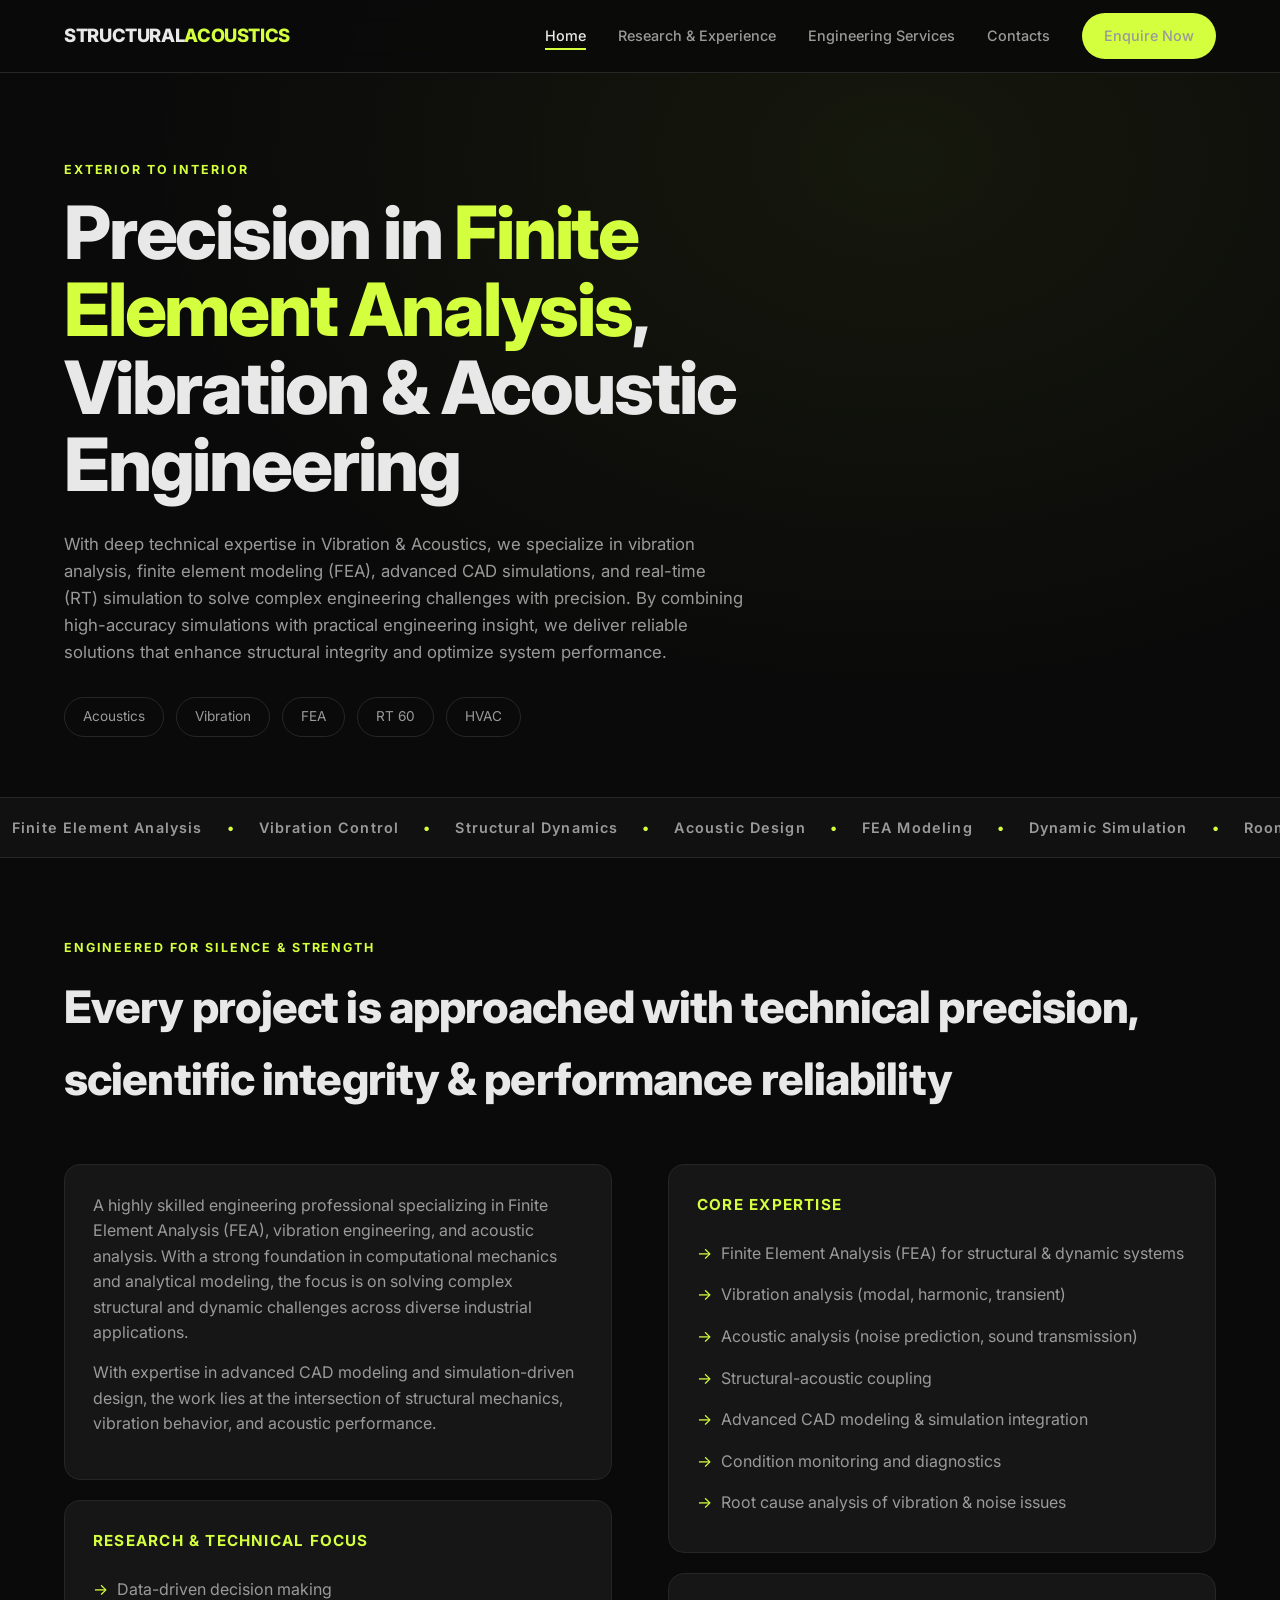
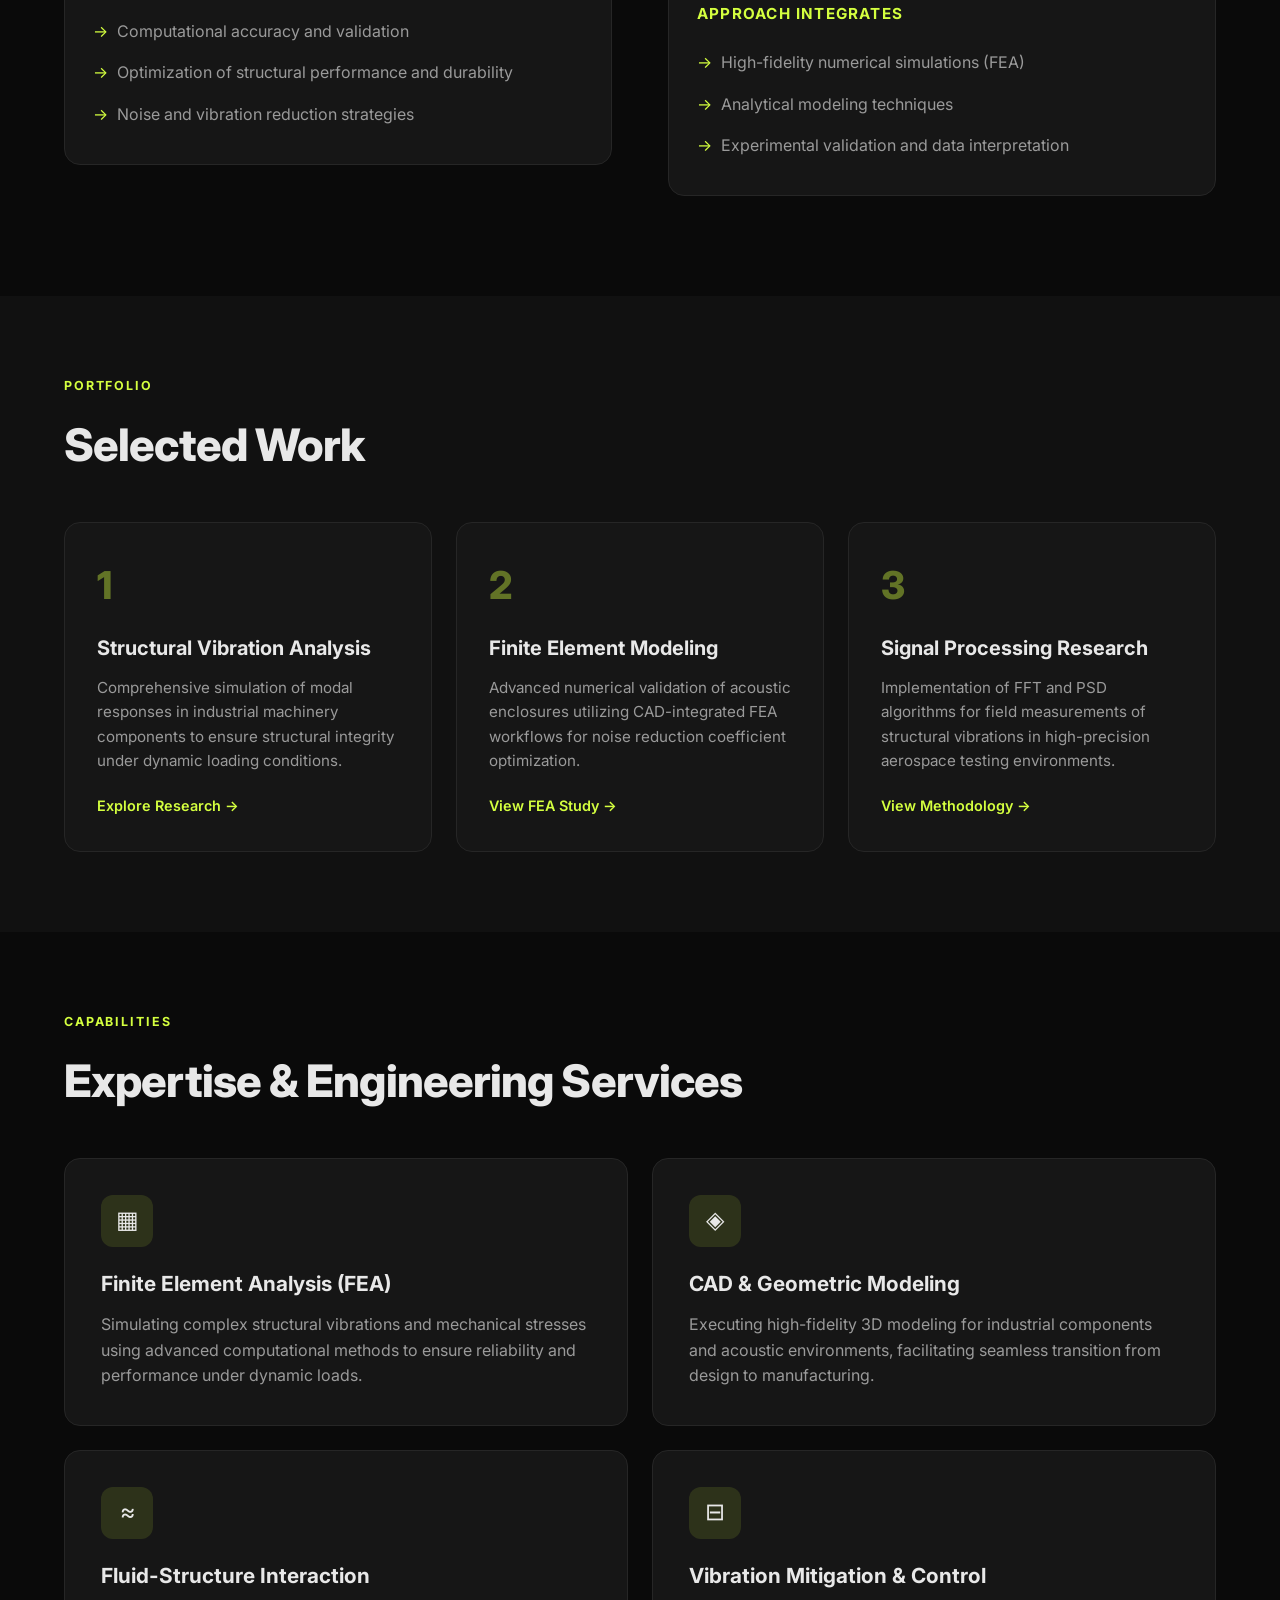
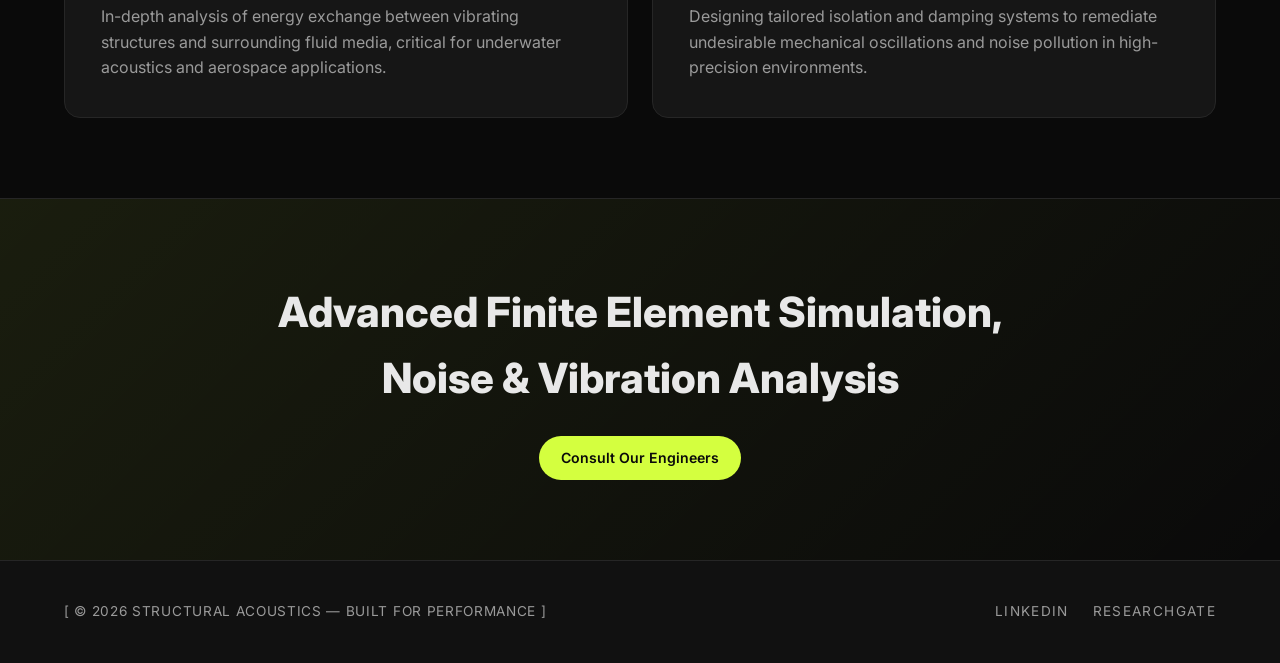
<file: index.html>
<!DOCTYPE html>
<html lang="en">
<head>
  <meta charset="UTF-8" />
  <meta name="viewport" content="width=device-width, initial-scale=1" />
  <title>Home | Structural Acoustics</title>
  <meta name="description" content="Precision in Finite Element Analysis, Vibration & Acoustic Engineering." />
  <link rel="preconnect" href="https://fonts.googleapis.com" />
  <link href="https://fonts.googleapis.com/css2?family=Inter:wght@400;500;600;700;800&display=swap" rel="stylesheet" />
  <link rel="stylesheet" href="css/style.css" />
</head>
<body>
  <!-- Header -->
  <header>
    <div class="container nav">
      <a href="index.html" class="logo">STRUCTURAL<span>ACOUSTICS</span></a>
      <nav>
        <ul class="nav-links">
          <li><a href="index.html">Home</a></li>
          <li><a href="research-experience.html">Research &amp; Experience</a></li>
          <li><a href="engineering-services.html">Engineering Services</a></li>
          <li><a href="contacts.html">Contacts</a></li>
          <li><a href="contacts.html" class="btn btn-primary">Enquire Now</a></li>
        </ul>
      </nav>
      <button class="hamburger" aria-label="Menu"><span></span><span></span><span></span></button>
    </div>
  </header>

  <!-- Hero -->
  <section class="hero">
    <div class="container">
      <div class="eyebrow reveal">Exterior to Interior</div>
      <h1 class="reveal">Precision in <em>Finite Element Analysis</em>, Vibration &amp; Acoustic Engineering</h1>
      <p class="lead reveal">
        With deep technical expertise in Vibration &amp; Acoustics, we specialize in vibration analysis,
        finite element modeling (FEA), advanced CAD simulations, and real-time (RT) simulation to solve
        complex engineering challenges with precision. By combining high-accuracy simulations with practical
        engineering insight, we deliver reliable solutions that enhance structural integrity and optimize
        system performance.
      </p>
      <div class="tags reveal">
        <span class="tag">Acoustics</span>
        <span class="tag">Vibration</span>
        <span class="tag">FEA</span>
        <span class="tag">RT 60</span>
        <span class="tag">HVAC</span>
      </div>
    </div>
  </section>

  <!-- Marquee -->
  <div class="marquee">
    <div class="marquee-track">
      <span>Finite Element Analysis</span><span>Vibration Control</span><span>Structural Dynamics</span>
      <span>Acoustic Design</span><span>FEA Modeling</span><span>Dynamic Simulation</span>
      <span>Room Acoustics</span><span>RT60 Simulations</span><span>HVAC</span><span>Pump Noise</span>
      <span>Chiller Vibration</span><span>Cooling Tower Noise</span>
      <!-- duplicate for seamless loop -->
      <span>Finite Element Analysis</span><span>Vibration Control</span><span>Structural Dynamics</span>
      <span>Acoustic Design</span><span>FEA Modeling</span><span>Dynamic Simulation</span>
      <span>Room Acoustics</span><span>RT60 Simulations</span><span>HVAC</span><span>Pump Noise</span>
      <span>Chiller Vibration</span><span>Cooling Tower Noise</span>
    </div>
  </div>

  <!-- About -->
  <section>
    <div class="container">
      <div class="eyebrow reveal">Engineered for Silence &amp; Strength</div>
      <h2 class="section-title reveal">Every project is approached with technical precision, scientific integrity &amp; performance reliability</h2>
      <div class="about-grid" style="margin-top:48px;">
        <div>
          <div class="about-card reveal">
            <p>A highly skilled engineering professional specializing in Finite Element Analysis (FEA), vibration engineering, and acoustic analysis. With a strong foundation in computational mechanics and analytical modeling, the focus is on solving complex structural and dynamic challenges across diverse industrial applications.</p>
            <p>With expertise in advanced CAD modeling and simulation-driven design, the work lies at the intersection of structural mechanics, vibration behavior, and acoustic performance.</p>
          </div>
          <div class="about-card reveal">
            <h4>Research &amp; Technical Focus</h4>
            <ul>
              <li>Data-driven decision making</li>
              <li>Computational accuracy and validation</li>
              <li>Optimization of structural performance and durability</li>
              <li>Noise and vibration reduction strategies</li>
            </ul>
          </div>
        </div>
        <div>
          <div class="about-card reveal">
            <h4>Core Expertise</h4>
            <ul>
              <li>Finite Element Analysis (FEA) for structural &amp; dynamic systems</li>
              <li>Vibration analysis (modal, harmonic, transient)</li>
              <li>Acoustic analysis (noise prediction, sound transmission)</li>
              <li>Structural-acoustic coupling</li>
              <li>Advanced CAD modeling &amp; simulation integration</li>
              <li>Condition monitoring and diagnostics</li>
              <li>Root cause analysis of vibration &amp; noise issues</li>
            </ul>
          </div>
          <div class="about-card reveal">
            <h4>Approach Integrates</h4>
            <ul>
              <li>High-fidelity numerical simulations (FEA)</li>
              <li>Analytical modeling techniques</li>
              <li>Experimental validation and data interpretation</li>
            </ul>
          </div>
        </div>
      </div>
    </div>
  </section>

  <!-- Selected Work -->
  <section style="background:var(--bg-alt);">
    <div class="container">
      <div class="eyebrow reveal">Portfolio</div>
      <h2 class="section-title reveal">Selected Work</h2>
      <div class="work-grid" style="margin-top:40px;">
        <div class="work-card reveal">
          <div class="work-num">1</div>
          <h3>Structural Vibration Analysis</h3>
          <p>Comprehensive simulation of modal responses in industrial machinery components to ensure structural integrity under dynamic loading conditions.</p>
          <a href="research-experience.html">Explore Research →</a>
        </div>
        <div class="work-card reveal">
          <div class="work-num">2</div>
          <h3>Finite Element Modeling</h3>
          <p>Advanced numerical validation of acoustic enclosures utilizing CAD-integrated FEA workflows for noise reduction coefficient optimization.</p>
          <a href="research-experience.html">View FEA Study →</a>
        </div>
        <div class="work-card reveal">
          <div class="work-num">3</div>
          <h3>Signal Processing Research</h3>
          <p>Implementation of FFT and PSD algorithms for field measurements of structural vibrations in high-precision aerospace testing environments.</p>
          <a href="research-experience.html">View Methodology →</a>
        </div>
      </div>
    </div>
  </section>

  <!-- Services preview -->
  <section>
    <div class="container">
      <div class="eyebrow reveal">Capabilities</div>
      <h2 class="section-title reveal">Expertise &amp; Engineering Services</h2>
      <div class="services-grid" style="margin-top:40px;">
        <div class="service-card reveal">
          <div class="service-icon">▦</div>
          <h3>Finite Element Analysis (FEA)</h3>
          <p>Simulating complex structural vibrations and mechanical stresses using advanced computational methods to ensure reliability and performance under dynamic loads.</p>
        </div>
        <div class="service-card reveal">
          <div class="service-icon">◈</div>
          <h3>CAD &amp; Geometric Modeling</h3>
          <p>Executing high-fidelity 3D modeling for industrial components and acoustic environments, facilitating seamless transition from design to manufacturing.</p>
        </div>
        <div class="service-card reveal">
          <div class="service-icon">≈</div>
          <h3>Fluid-Structure Interaction</h3>
          <p>In-depth analysis of energy exchange between vibrating structures and surrounding fluid media, critical for underwater acoustics and aerospace applications.</p>
        </div>
        <div class="service-card reveal">
          <div class="service-icon">⊟</div>
          <h3>Vibration Mitigation &amp; Control</h3>
          <p>Designing tailored isolation and damping systems to remediate undesirable mechanical oscillations and noise pollution in high-precision environments.</p>
        </div>
      </div>
    </div>
  </section>

  <!-- CTA -->
  <section class="cta">
    <div class="container">
      <h2 class="reveal">Advanced Finite Element Simulation,<br>Noise &amp; Vibration Analysis</h2>
      <a href="contacts.html" class="btn btn-primary reveal">Consult Our Engineers</a>
    </div>
  </section>

  <!-- Footer -->
  <footer>
    <div class="container footer-inner">
      <div class="copy">[ © 2026 STRUCTURAL ACOUSTICS — BUILT FOR PERFORMANCE ]</div>
      <div class="footer-links">
        <a href="#">LINKEDIN</a>
        <a href="#">RESEARCHGATE</a>
      </div>
    </div>
  </footer>

  <script src="js/main.js"></script>
</body>
</html>
</file>
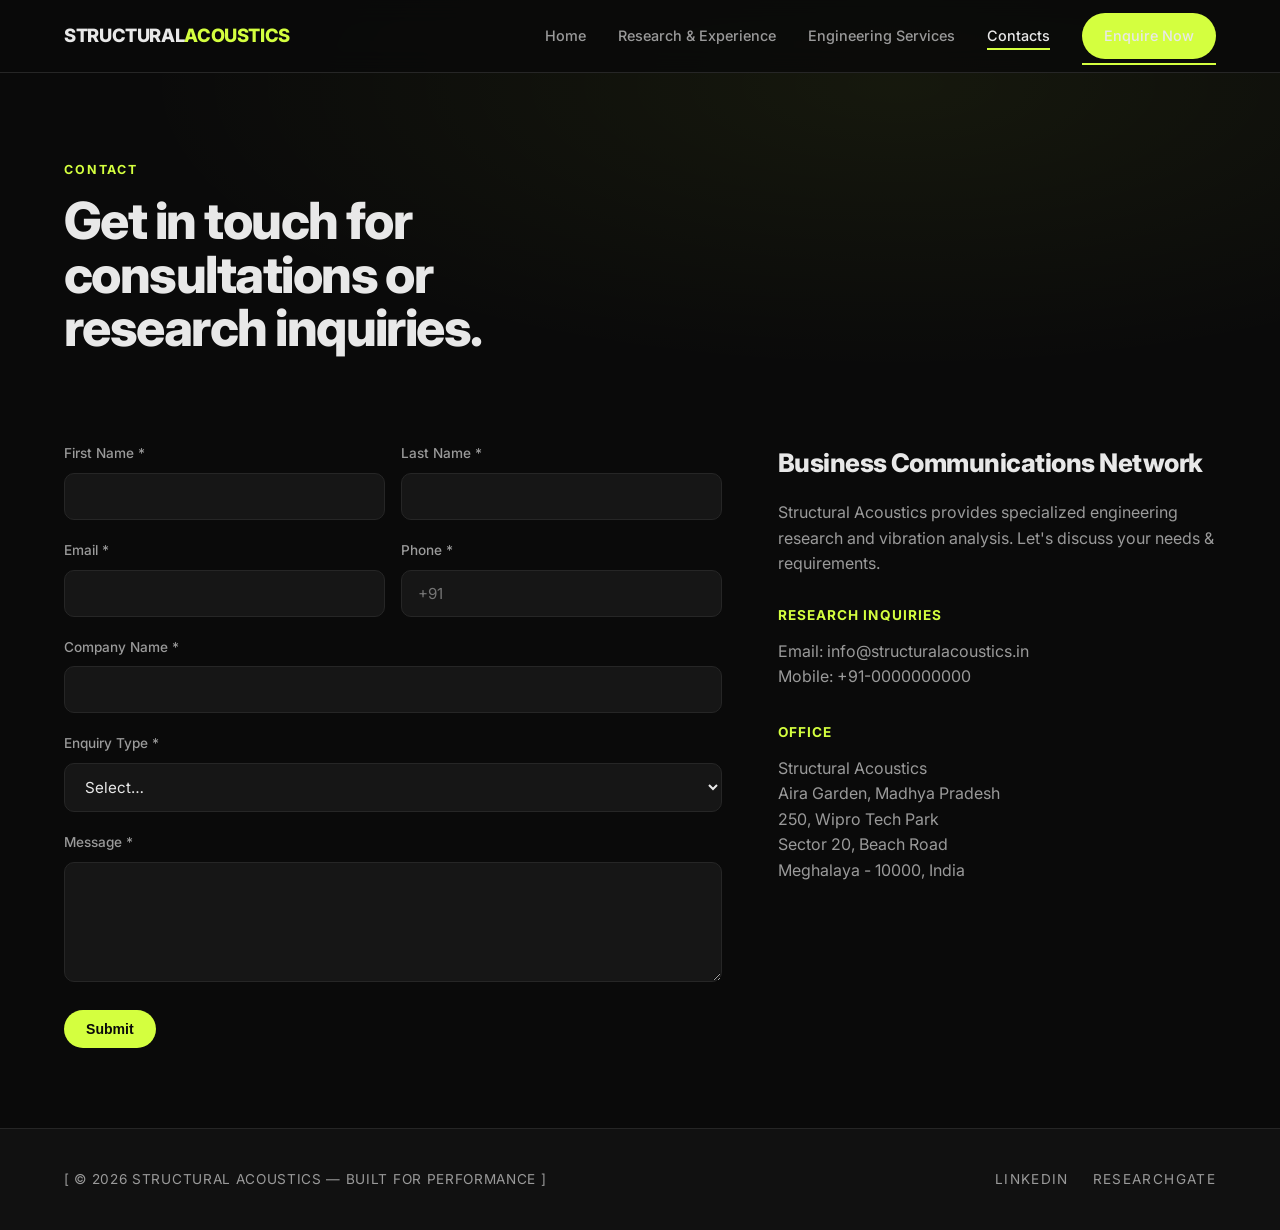
<file: contacts.html>
<!DOCTYPE html>
<html lang="en">
<head>
  <meta charset="UTF-8" />
  <meta name="viewport" content="width=device-width, initial-scale=1" />
  <title>Contacts | Structural Acoustics</title>
  <link rel="preconnect" href="https://fonts.googleapis.com" />
  <link href="https://fonts.googleapis.com/css2?family=Inter:wght@400;500;600;700;800&display=swap" rel="stylesheet" />
  <link rel="stylesheet" href="css/style.css" />
</head>
<body>
  <header>
    <div class="container nav">
      <a href="index.html" class="logo">STRUCTURAL<span>ACOUSTICS</span></a>
      <nav>
        <ul class="nav-links">
          <li><a href="index.html">Home</a></li>
          <li><a href="research-experience.html">Research &amp; Experience</a></li>
          <li><a href="engineering-services.html">Engineering Services</a></li>
          <li><a href="contacts.html">Contacts</a></li>
          <li><a href="contacts.html" class="btn btn-primary">Enquire Now</a></li>
        </ul>
      </nav>
      <button class="hamburger" aria-label="Menu"><span></span><span></span><span></span></button>
    </div>
  </header>

  <section class="hero" id="Contact" style="padding-bottom:40px;">
    <div class="container">
      <div class="eyebrow reveal">Contact</div>
      <h1 class="reveal" style="font-size:clamp(1.8rem,4.5vw,3.2rem);">Get in touch for consultations or research inquiries.</h1>
    </div>
  </section>

  <section style="padding-top:20px;">
    <div class="container">
      <div class="contact-grid">
        <!-- Form -->
        <form id="contactForm" class="reveal" novalidate>
          <!-- Web3Forms access key (replace with your own from web3forms.com) -->
          <input type="hidden" name="access_key" value="8f0f5b92-4074-416d-9fd7-ac6065cb70e3" />
          <!-- Recipient + subject controls -->
          <input type="hidden" name="subject" value="New Enquiry from Structural Acoustics website" />
          <input type="hidden" name="from_name" value="Structural Acoustics Website" />
          <!-- Honeypot spam filter (keep hidden) -->
          <input type="checkbox" name="botcheck" style="display:none" tabindex="-1" autocomplete="off" />
          <div class="form-row">
            <div class="form-group">
              <label for="fname">First Name *</label>
              <input id="fname" name="First Name" type="text" required />
            </div>
            <div class="form-group">
              <label for="lname">Last Name *</label>
              <input id="lname" name="Last Name" type="text" required />
            </div>
          </div>
          <div class="form-row">
            <div class="form-group">
              <label for="email">Email *</label>
              <input id="email" name="email" type="email" required />
            </div>
            <div class="form-group">
              <label for="phone">Phone *</label>
              <input id="phone" name="Phone" type="tel" placeholder="+91" required />
            </div>
          </div>
          <div class="form-group">
            <label for="company">Company Name *</label>
            <input id="company" name="Company Name" type="text" required />
          </div>
          <div class="form-group">
            <label for="etype">Enquiry Type *</label>
            <select id="etype" name="Enquiry Type" required>
              <option value="">Select…</option>
              <option>Finite Element Analysis</option>
              <option>Vibration &amp; Acoustics</option>
              <option>Facade Design &amp; STC</option>
              <option>Research</option>
              <option>Others</option>
            </select>
          </div>
          <div class="form-group">
            <label for="message">Message *</label>
            <textarea id="message" name="Message" required></textarea>
          </div>
          <button type="submit" class="btn btn-primary">Submit</button>
          <div class="form-msg" id="formMsg"></div>
        </form>

        <!-- Info -->
        <div class="contact-info reveal">
          <h2 class="section-title" style="font-size:1.6rem;">Business Communications Network</h2>
          <p style="margin-bottom:28px;">Structural Acoustics provides specialized engineering research and vibration analysis. Let's discuss your needs &amp; requirements.</p>
          <div class="info-block">
            <h4>Research Inquiries</h4>
            <p>Email: info@structuralacoustics.in</p>
            <p>Mobile: +91-0000000000</p>
          </div>
          <div class="info-block">
            <h4>Office</h4>
            <p>
              Structural Acoustics<br>
              Aira Garden, Madhya Pradesh<br>
              250, Wipro Tech Park<br>
              Sector 20, Beach Road<br>
              Meghalaya - 10000, India
            </p>
          </div>
        </div>
      </div>
    </div>
  </section>

  <footer>
    <div class="container footer-inner">
      <div class="copy">[ © 2026 STRUCTURAL ACOUSTICS — BUILT FOR PERFORMANCE ]</div>
      <div class="footer-links">
        <a href="#">LINKEDIN</a>
        <a href="#">RESEARCHGATE</a>
      </div>
    </div>
  </footer>

  <script src="js/main.js"></script>
</body>
</html>
</file>
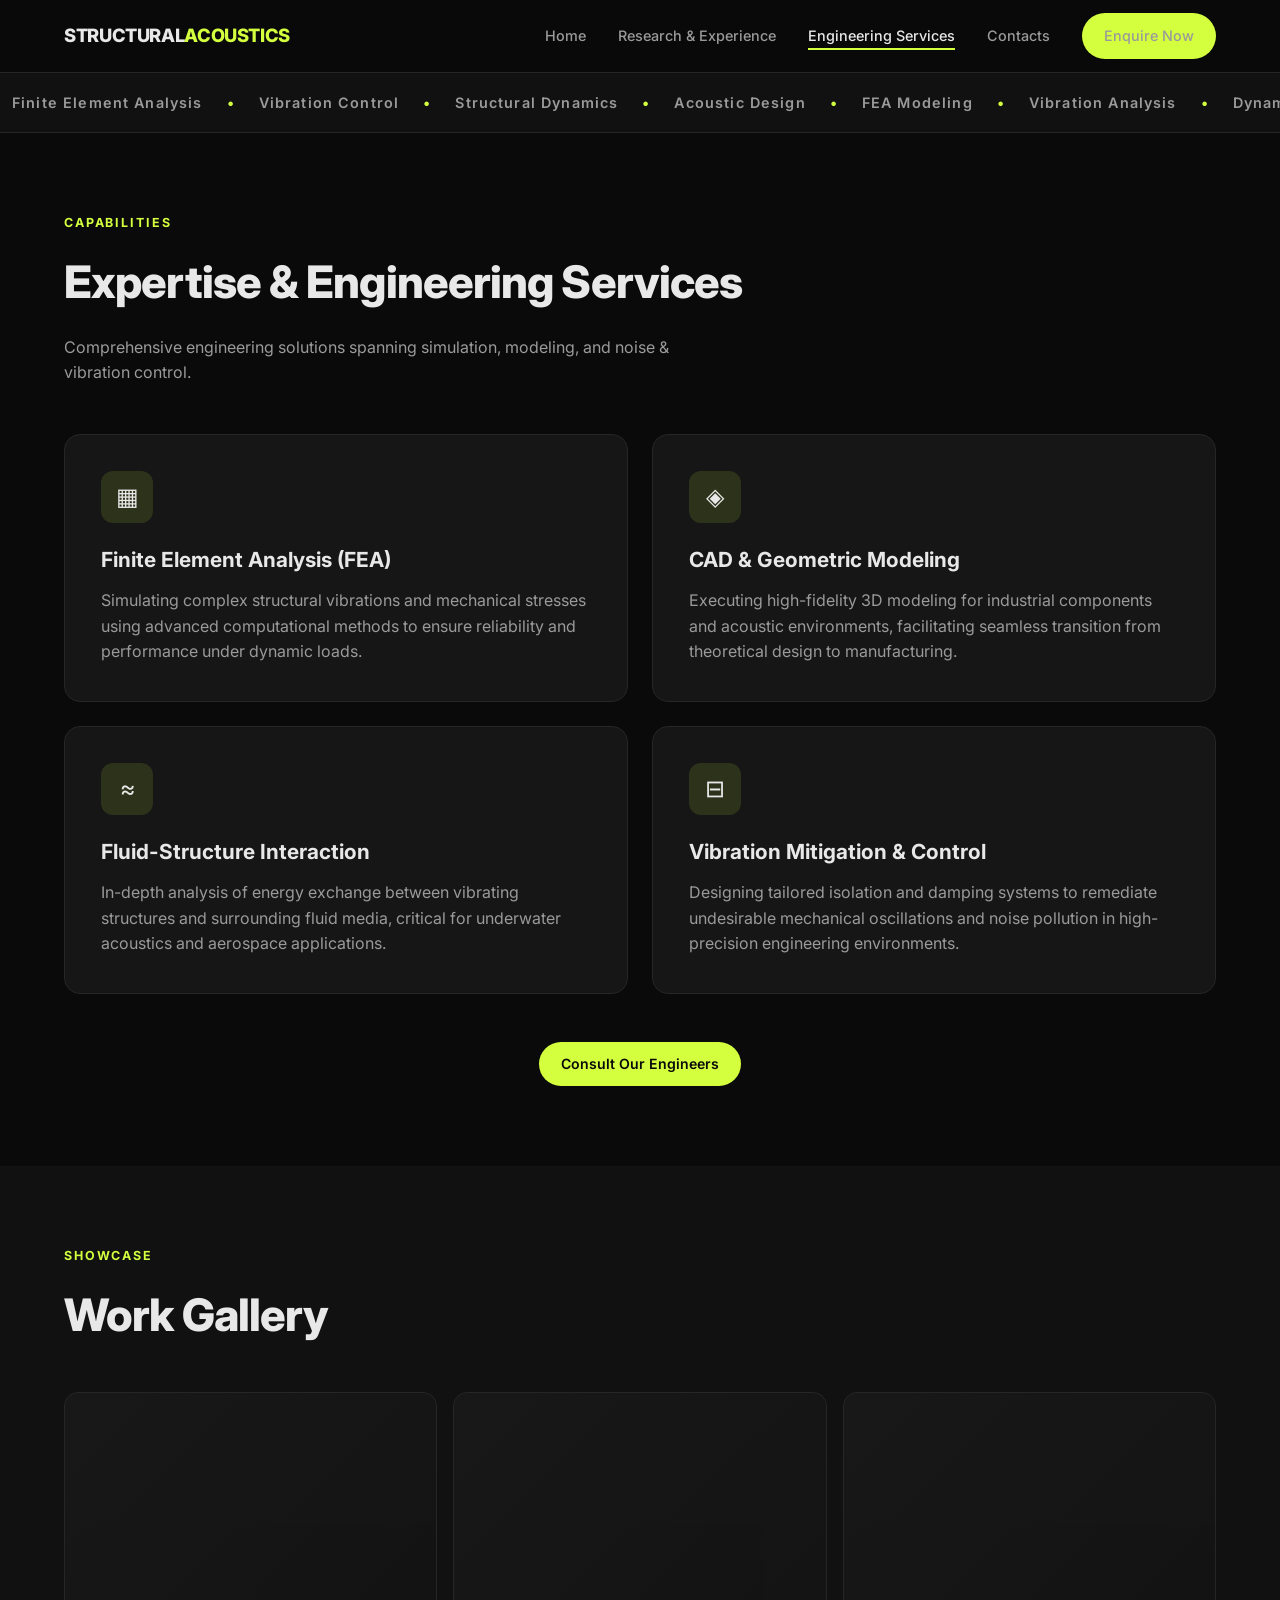
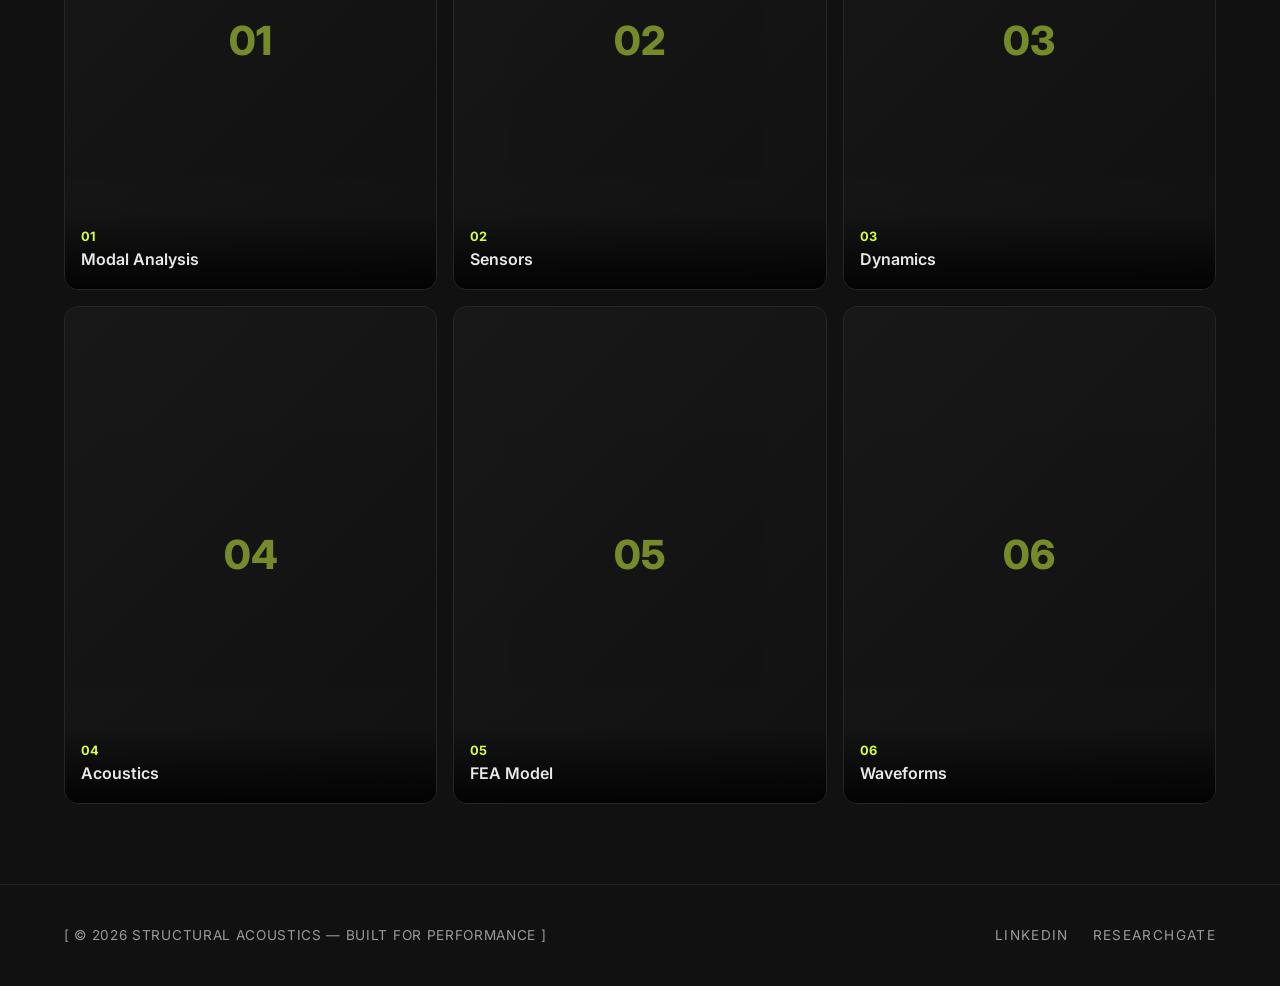
<file: engineering-services.html>
<!DOCTYPE html>
<html lang="en">
<head>
  <meta charset="UTF-8" />
  <meta name="viewport" content="width=device-width, initial-scale=1" />
  <title>Engineering Services | Structural Acoustics</title>
  <link rel="preconnect" href="https://fonts.googleapis.com" />
  <link href="https://fonts.googleapis.com/css2?family=Inter:wght@400;500;600;700;800&display=swap" rel="stylesheet" />
  <link rel="stylesheet" href="css/style.css" />
</head>
<body>
  <header>
    <div class="container nav">
      <a href="index.html" class="logo">STRUCTURAL<span>ACOUSTICS</span></a>
      <nav>
        <ul class="nav-links">
          <li><a href="index.html">Home</a></li>
          <li><a href="research-experience.html">Research &amp; Experience</a></li>
          <li><a href="engineering-services.html">Engineering Services</a></li>
          <li><a href="contacts.html">Contacts</a></li>
          <li><a href="contacts.html" class="btn btn-primary">Enquire Now</a></li>
        </ul>
      </nav>
      <button class="hamburger" aria-label="Menu"><span></span><span></span><span></span></button>
    </div>
  </header>

  <div class="marquee" style="margin-top:72px;">
    <div class="marquee-track">
      <span>Finite Element Analysis</span><span>Vibration Control</span><span>Structural Dynamics</span>
      <span>Acoustic Design</span><span>FEA Modeling</span><span>Vibration Analysis</span>
      <span>Dynamic Simulation</span><span>Research</span><span>Room Acoustics</span><span>RT Simulations</span>
      <span>Finite Element Analysis</span><span>Vibration Control</span><span>Structural Dynamics</span>
      <span>Acoustic Design</span><span>FEA Modeling</span><span>Vibration Analysis</span>
      <span>Dynamic Simulation</span><span>Research</span><span>Room Acoustics</span><span>RT Simulations</span>
    </div>
  </div>

  <section>
    <div class="container">
      <div class="eyebrow reveal">Capabilities</div>
      <h2 class="section-title reveal">Expertise &amp; Engineering Services</h2>
      <p class="section-sub reveal">Comprehensive engineering solutions spanning simulation, modeling, and noise &amp; vibration control.</p>
      <div class="services-grid">
        <div class="service-card reveal">
          <div class="service-icon">▦</div>
          <h3>Finite Element Analysis (FEA)</h3>
          <p>Simulating complex structural vibrations and mechanical stresses using advanced computational methods to ensure reliability and performance under dynamic loads.</p>
        </div>
        <div class="service-card reveal">
          <div class="service-icon">◈</div>
          <h3>CAD &amp; Geometric Modeling</h3>
          <p>Executing high-fidelity 3D modeling for industrial components and acoustic environments, facilitating seamless transition from theoretical design to manufacturing.</p>
        </div>
        <div class="service-card reveal">
          <div class="service-icon">≈</div>
          <h3>Fluid-Structure Interaction</h3>
          <p>In-depth analysis of energy exchange between vibrating structures and surrounding fluid media, critical for underwater acoustics and aerospace applications.</p>
        </div>
        <div class="service-card reveal">
          <div class="service-icon">⊟</div>
          <h3>Vibration Mitigation &amp; Control</h3>
          <p>Designing tailored isolation and damping systems to remediate undesirable mechanical oscillations and noise pollution in high-precision engineering environments.</p>
        </div>
      </div>
      <div style="text-align:center;margin-top:48px;" class="reveal">
        <a href="contacts.html" class="btn btn-primary">Consult Our Engineers</a>
      </div>
    </div>
  </section>

  <!-- Gallery -->
  <section style="background:var(--bg-alt);">
    <div class="container">
      <div class="eyebrow reveal">Showcase</div>
      <h2 class="section-title reveal">Work Gallery</h2>
      <div class="gallery-grid" style="margin-top:40px;">
        <div class="gallery-item reveal"><div class="ph">01</div><div class="cap"><div class="idx">01</div><div class="name">Modal Analysis</div></div></div>
        <div class="gallery-item reveal"><div class="ph">02</div><div class="cap"><div class="idx">02</div><div class="name">Sensors</div></div></div>
        <div class="gallery-item reveal"><div class="ph">03</div><div class="cap"><div class="idx">03</div><div class="name">Dynamics</div></div></div>
        <div class="gallery-item reveal"><div class="ph">04</div><div class="cap"><div class="idx">04</div><div class="name">Acoustics</div></div></div>
        <div class="gallery-item reveal"><div class="ph">05</div><div class="cap"><div class="idx">05</div><div class="name">FEA Model</div></div></div>
        <div class="gallery-item reveal"><div class="ph">06</div><div class="cap"><div class="idx">06</div><div class="name">Waveforms</div></div></div>
      </div>
    </div>
  </section>

  <footer>
    <div class="container footer-inner">
      <div class="copy">[ © 2026 STRUCTURAL ACOUSTICS — BUILT FOR PERFORMANCE ]</div>
      <div class="footer-links">
        <a href="#">LINKEDIN</a>
        <a href="#">RESEARCHGATE</a>
      </div>
    </div>
  </footer>

  <script src="js/main.js"></script>
</body>
</html>
</file>
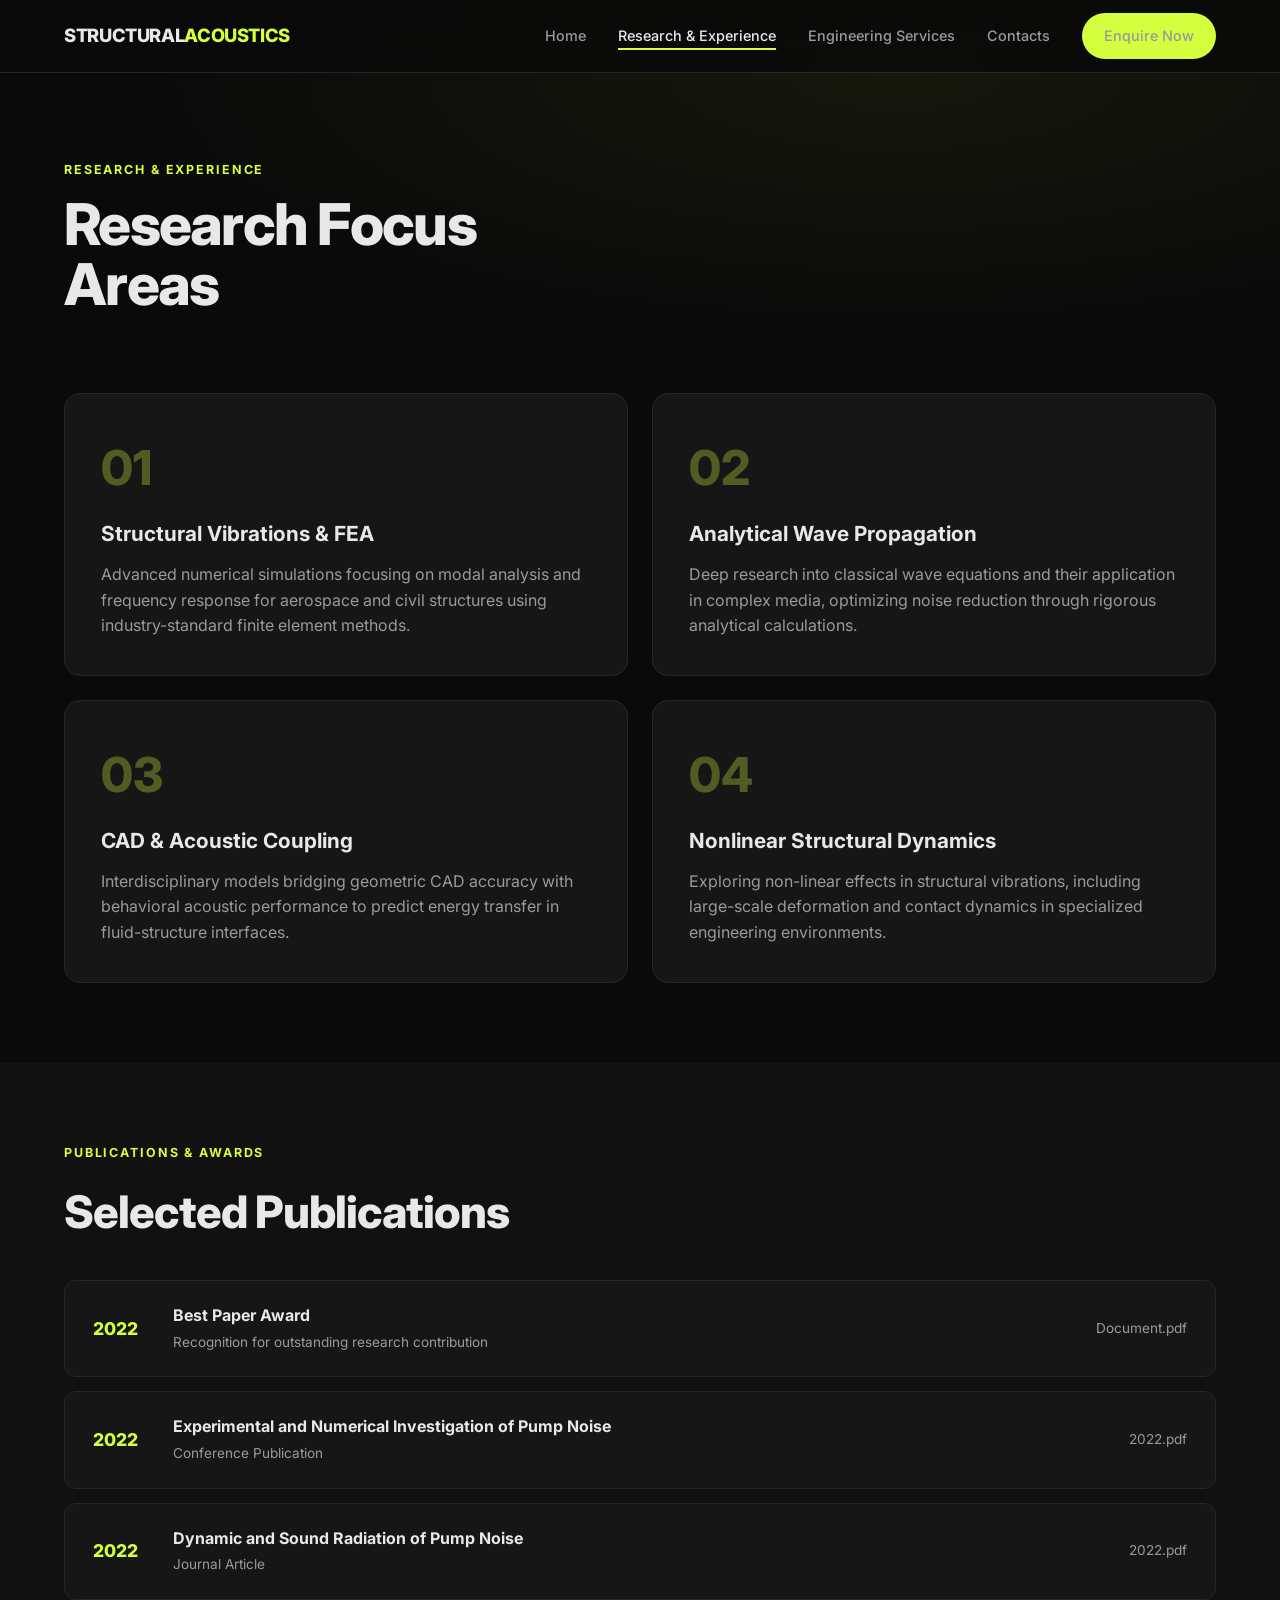
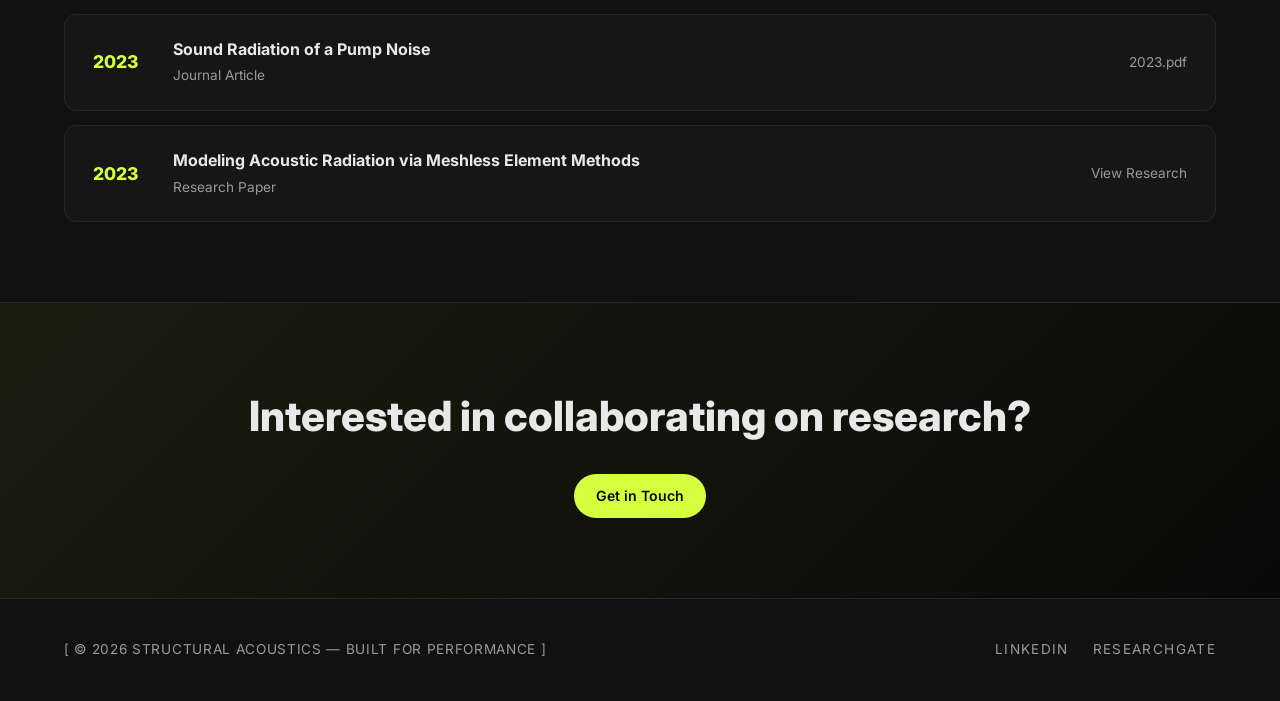
<file: research-experience.html>
<!DOCTYPE html>
<html lang="en">
<head>
  <meta charset="UTF-8" />
  <meta name="viewport" content="width=device-width, initial-scale=1" />
  <title>Research &amp; Experience | Structural Acoustics</title>
  <link rel="preconnect" href="https://fonts.googleapis.com" />
  <link href="https://fonts.googleapis.com/css2?family=Inter:wght@400;500;600;700;800&display=swap" rel="stylesheet" />
  <link rel="stylesheet" href="css/style.css" />
</head>
<body>
  <header>
    <div class="container nav">
      <a href="index.html" class="logo">STRUCTURAL<span>ACOUSTICS</span></a>
      <nav>
        <ul class="nav-links">
          <li><a href="index.html">Home</a></li>
          <li><a href="research-experience.html">Research &amp; Experience</a></li>
          <li><a href="engineering-services.html">Engineering Services</a></li>
          <li><a href="contacts.html">Contacts</a></li>
          <li><a href="contacts.html" class="btn btn-primary">Enquire Now</a></li>
        </ul>
      </nav>
      <button class="hamburger" aria-label="Menu"><span></span><span></span><span></span></button>
    </div>
  </header>

  <section class="hero" style="padding-bottom:30px;">
    <div class="container">
      <div class="eyebrow reveal">Research &amp; Experience</div>
      <h1 class="reveal" style="font-size:clamp(2rem,5vw,3.6rem);">Research Focus Areas</h1>
    </div>
  </section>

  <section style="padding-top:20px;">
    <div class="container">
      <div class="research-grid">
        <div class="research-item reveal">
          <div class="num">01</div>
          <h3>Structural Vibrations &amp; FEA</h3>
          <p>Advanced numerical simulations focusing on modal analysis and frequency response for aerospace and civil structures using industry-standard finite element methods.</p>
        </div>
        <div class="research-item reveal">
          <div class="num">02</div>
          <h3>Analytical Wave Propagation</h3>
          <p>Deep research into classical wave equations and their application in complex media, optimizing noise reduction through rigorous analytical calculations.</p>
        </div>
        <div class="research-item reveal">
          <div class="num">03</div>
          <h3>CAD &amp; Acoustic Coupling</h3>
          <p>Interdisciplinary models bridging geometric CAD accuracy with behavioral acoustic performance to predict energy transfer in fluid-structure interfaces.</p>
        </div>
        <div class="research-item reveal">
          <div class="num">04</div>
          <h3>Nonlinear Structural Dynamics</h3>
          <p>Exploring non-linear effects in structural vibrations, including large-scale deformation and contact dynamics in specialized engineering environments.</p>
        </div>
      </div>
    </div>
  </section>

  <section style="background:var(--bg-alt);">
    <div class="container">
      <div class="eyebrow reveal">Publications &amp; Awards</div>
      <h2 class="section-title reveal">Selected Publications</h2>
      <div class="pub-list" style="margin-top:32px;">
        <div class="pub reveal">
          <div class="year">2022</div>
          <div class="title"><strong>Best Paper Award</strong><span>Recognition for outstanding research contribution</span></div>
          <div class="file">Document.pdf</div>
        </div>
        <div class="pub reveal">
          <div class="year">2022</div>
          <div class="title"><strong>Experimental and Numerical Investigation of Pump Noise</strong><span>Conference Publication</span></div>
          <div class="file">2022.pdf</div>
        </div>
        <div class="pub reveal">
          <div class="year">2022</div>
          <div class="title"><strong>Dynamic and Sound Radiation of Pump Noise</strong><span>Journal Article</span></div>
          <div class="file">2022.pdf</div>
        </div>
        <div class="pub reveal">
          <div class="year">2023</div>
          <div class="title"><strong>Sound Radiation of a Pump Noise</strong><span>Journal Article</span></div>
          <div class="file">2023.pdf</div>
        </div>
        <div class="pub reveal">
          <div class="year">2023</div>
          <div class="title"><strong>Modeling Acoustic Radiation via Meshless Element Methods</strong><span>Research Paper</span></div>
          <div class="file">View Research</div>
        </div>
      </div>
    </div>
  </section>

  <section class="cta">
    <div class="container">
      <h2 class="reveal">Interested in collaborating on research?</h2>
      <a href="contacts.html" class="btn btn-primary reveal">Get in Touch</a>
    </div>
  </section>

  <footer>
    <div class="container footer-inner">
      <div class="copy">[ © 2026 STRUCTURAL ACOUSTICS — BUILT FOR PERFORMANCE ]</div>
      <div class="footer-links">
        <a href="#">LINKEDIN</a>
        <a href="#">RESEARCHGATE</a>
      </div>
    </div>
  </footer>

  <script src="js/main.js"></script>
</body>
</html>
</file>
<file: css/style.css>
/* ===== Reset & Variables ===== */
* { margin: 0; padding: 0; box-sizing: border-box; }

:root {
  --bg: #0a0a0a;
  --bg-alt: #111111;
  --card: #161616;
  --line: #262626;
  --text: #e8e8e8;
  --muted: #9a9a9a;
  --accent: #d4ff3f;
  --accent-dim: #a8cc2f;
  --font: 'Inter', -apple-system, BlinkMacSystemFont, 'Segoe UI', Roboto, sans-serif;
}

html { scroll-behavior: smooth; }

body {
  font-family: var(--font);
  background: var(--bg);
  color: var(--text);
  line-height: 1.6;
  overflow-x: hidden;
}

a { color: inherit; text-decoration: none; }
img { max-width: 100%; display: block; }

.container { max-width: 1200px; margin: 0 auto; padding: 0 24px; }

section { padding: 80px 0; }

/* ===== Header ===== */
header {
  position: fixed;
  top: 0; left: 0; right: 0;
  z-index: 1000;
  background: rgba(10,10,10,0.85);
  backdrop-filter: blur(12px);
  border-bottom: 1px solid var(--line);
  transition: background 0.3s;
}
.nav {
  display: flex;
  align-items: center;
  justify-content: space-between;
  height: 72px;
}
.logo {
  font-weight: 800;
  font-size: 1.15rem;
  letter-spacing: -0.02em;
}
.logo span { color: var(--accent); }

.nav-links {
  display: flex;
  gap: 32px;
  list-style: none;
  align-items: center;
}
.nav-links a {
  font-size: 0.9rem;
  color: var(--muted);
  font-weight: 500;
  transition: color 0.2s;
  position: relative;
}
.nav-links a:hover, .nav-links a.active { color: var(--text); }
.nav-links a.active::after {
  content: '';
  position: absolute;
  left: 0; bottom: -6px;
  width: 100%; height: 2px;
  background: var(--accent);
}

.btn {
  display: inline-block;
  padding: 11px 22px;
  border-radius: 999px;
  font-weight: 600;
  font-size: 0.88rem;
  transition: all 0.25s;
  cursor: pointer;
  border: none;
}
.btn-primary {
  background: var(--accent);
  color: #0a0a0a;
}
.btn-primary:hover { background: var(--accent-dim); transform: translateY(-2px); }
.btn-outline {
  border: 1px solid var(--line);
  color: var(--text);
  background: transparent;
}
.btn-outline:hover { border-color: var(--accent); color: var(--accent); }

.hamburger {
  display: none;
  flex-direction: column;
  gap: 5px;
  cursor: pointer;
  background: none;
  border: none;
}
.hamburger span {
  width: 24px; height: 2px;
  background: var(--text);
  transition: 0.3s;
}

/* ===== Hero ===== */
.hero {
  padding-top: 160px;
  padding-bottom: 60px;
  background: radial-gradient(ellipse at 70% 20%, rgba(212,255,63,0.06), transparent 60%);
}
.hero h1 {
  font-size: clamp(2.4rem, 6vw, 4.6rem);
  font-weight: 800;
  letter-spacing: -0.03em;
  line-height: 1.05;
  max-width: 14ch;
  margin-bottom: 28px;
}
.hero h1 em { color: var(--accent); font-style: normal; }
.hero p.lead {
  max-width: 680px;
  color: var(--muted);
  font-size: 1.05rem;
  margin-bottom: 32px;
}
.tags {
  display: flex;
  flex-wrap: wrap;
  gap: 12px;
  margin-top: 16px;
}
.tag {
  border: 1px solid var(--line);
  border-radius: 999px;
  padding: 8px 18px;
  font-size: 0.85rem;
  color: var(--muted);
  transition: all 0.2s;
}
.tag:hover { border-color: var(--accent); color: var(--accent); }

/* ===== Marquee ===== */
.marquee {
  border-top: 1px solid var(--line);
  border-bottom: 1px solid var(--line);
  overflow: hidden;
  padding: 18px 0;
  background: var(--bg-alt);
}
.marquee-track {
  display: flex;
  white-space: nowrap;
  width: max-content;
  animation: scroll 40s linear infinite;
}
.marquee-track span {
  font-size: 0.9rem;
  font-weight: 600;
  letter-spacing: 0.08em;
  color: var(--muted);
  padding: 0 12px;
}
.marquee-track span::after { content: '•'; color: var(--accent); margin-left: 24px; }
@keyframes scroll {
  from { transform: translateX(0); }
  to { transform: translateX(-50%); }
}

/* ===== Section headings ===== */
.eyebrow {
  color: var(--accent);
  text-transform: uppercase;
  letter-spacing: 0.15em;
  font-size: 0.78rem;
  font-weight: 700;
  margin-bottom: 14px;
}
.section-title {
  font-size: clamp(1.8rem, 4vw, 2.8rem);
  font-weight: 800;
  letter-spacing: -0.02em;
  margin-bottom: 16px;
}
.section-sub { color: var(--muted); max-width: 640px; margin-bottom: 48px; }

/* ===== About ===== */
.about-grid {
  display: grid;
  grid-template-columns: 1fr 1fr;
  gap: 56px;
  align-items: start;
}
.about-card {
  background: var(--card);
  border: 1px solid var(--line);
  border-radius: 16px;
  padding: 28px;
  margin-bottom: 20px;
}
.about-card h4 {
  color: var(--accent);
  font-size: 0.95rem;
  text-transform: uppercase;
  letter-spacing: 0.08em;
  margin-bottom: 16px;
}
.about-card ul { list-style: none; }
.about-card li {
  padding: 8px 0 8px 24px;
  position: relative;
  color: var(--muted);
}
.about-card li::before {
  content: '→';
  position: absolute; left: 0;
  color: var(--accent);
}
.about-card p { color: var(--muted); margin-bottom: 14px; }

/* ===== Work cards ===== */
.work-grid {
  display: grid;
  grid-template-columns: repeat(3, 1fr);
  gap: 24px;
}
.work-card {
  background: var(--card);
  border: 1px solid var(--line);
  border-radius: 16px;
  padding: 32px;
  transition: all 0.3s;
}
.work-card:hover { border-color: var(--accent); transform: translateY(-6px); }
.work-num {
  font-size: 2.4rem;
  font-weight: 800;
  color: var(--accent);
  opacity: 0.4;
  margin-bottom: 16px;
}
.work-card h3 { font-size: 1.25rem; margin-bottom: 12px; }
.work-card p { color: var(--muted); font-size: 0.95rem; margin-bottom: 20px; }
.work-card a {
  color: var(--accent);
  font-weight: 600;
  font-size: 0.9rem;
}
.work-card a:hover { text-decoration: underline; }

/* ===== Services ===== */
.services-grid {
  display: grid;
  grid-template-columns: repeat(2, 1fr);
  gap: 24px;
}
.service-card {
  background: var(--card);
  border: 1px solid var(--line);
  border-radius: 16px;
  padding: 36px;
  transition: all 0.3s;
}
.service-card:hover { border-color: var(--accent); background: var(--bg-alt); }
.service-icon {
  width: 52px; height: 52px;
  border-radius: 12px;
  background: rgba(212,255,63,0.12);
  display: flex; align-items: center; justify-content: center;
  margin-bottom: 20px;
  font-size: 1.5rem;
}
.service-card h3 { font-size: 1.3rem; margin-bottom: 12px; }
.service-card p { color: var(--muted); }

/* ===== CTA banner ===== */
.cta {
  text-align: center;
  background: linear-gradient(135deg, rgba(212,255,63,0.08), transparent);
  border-top: 1px solid var(--line);
}
.cta h2 { font-size: clamp(1.8rem,4vw,2.6rem); font-weight: 800; margin-bottom: 24px; }

/* ===== Research page ===== */
.research-grid {
  display: grid;
  grid-template-columns: repeat(2, 1fr);
  gap: 24px;
}
.research-item {
  background: var(--card);
  border: 1px solid var(--line);
  border-radius: 16px;
  padding: 36px;
  transition: all 0.3s;
}
.research-item:hover { border-color: var(--accent); transform: translateY(-4px); }
.research-item .num {
  font-size: 3rem; font-weight: 800;
  color: var(--accent); opacity: 0.3; margin-bottom: 10px;
}
.research-item h3 { font-size: 1.3rem; margin-bottom: 12px; }
.research-item p { color: var(--muted); }

.pub-list { display: flex; flex-direction: column; gap: 14px; }
.pub {
  display: flex;
  align-items: center;
  gap: 24px;
  background: var(--card);
  border: 1px solid var(--line);
  border-radius: 12px;
  padding: 22px 28px;
  transition: all 0.25s;
}
.pub:hover { border-color: var(--accent); }
.pub .year {
  font-weight: 800; color: var(--accent);
  font-size: 1.1rem; min-width: 56px;
}
.pub .title { flex: 1; }
.pub .title strong { display: block; }
.pub .title span { color: var(--muted); font-size: 0.85rem; }
.pub .file { color: var(--muted); font-size: 0.85rem; }

/* ===== Gallery ===== */
.gallery-grid {
  display: grid;
  grid-template-columns: repeat(3, 1fr);
  gap: 16px;
}
.gallery-item {
  position: relative;
  border-radius: 14px;
  overflow: hidden;
  aspect-ratio: 3/4;
  background: var(--card);
  border: 1px solid var(--line);
}
.gallery-item .ph {
  width: 100%; height: 100%;
  display: flex; align-items: center; justify-content: center;
  background: linear-gradient(135deg, #1a1a1a, #0d0d0d);
  color: var(--accent);
  font-size: 2.5rem; font-weight: 800; opacity: 0.5;
}
.gallery-item .cap {
  position: absolute;
  bottom: 0; left: 0; right: 0;
  padding: 16px;
  background: linear-gradient(transparent, rgba(0,0,0,0.85));
}
.gallery-item .cap .idx { color: var(--accent); font-size: 0.8rem; font-weight: 700; }
.gallery-item .cap .name { font-weight: 600; }

/* ===== Contact ===== */
.contact-grid {
  display: grid;
  grid-template-columns: 1.2fr 0.8fr;
  gap: 56px;
}
.form-group { margin-bottom: 20px; }
.form-row { display: grid; grid-template-columns: 1fr 1fr; gap: 16px; }
label {
  display: block;
  font-size: 0.85rem;
  color: var(--muted);
  margin-bottom: 8px;
  font-weight: 500;
}
input, select, textarea {
  width: 100%;
  background: var(--card);
  border: 1px solid var(--line);
  border-radius: 10px;
  padding: 13px 16px;
  color: var(--text);
  font-family: var(--font);
  font-size: 0.95rem;
  transition: border 0.2s;
}
input:focus, select:focus, textarea:focus {
  outline: none;
  border-color: var(--accent);
}
textarea { resize: vertical; min-height: 120px; }
.form-msg {
  margin-top: 16px;
  padding: 14px;
  border-radius: 10px;
  background: rgba(212,255,63,0.12);
  color: var(--accent);
  font-size: 0.9rem;
  display: none;
}
.contact-info .info-block { margin-bottom: 32px; }
.contact-info h4 {
  color: var(--accent);
  text-transform: uppercase;
  letter-spacing: 0.08em;
  font-size: 0.85rem;
  margin-bottom: 12px;
}
.contact-info p { color: var(--muted); }

/* ===== Footer ===== */
footer {
  border-top: 1px solid var(--line);
  padding: 40px 0;
  background: var(--bg-alt);
}
.footer-inner {
  display: flex;
  justify-content: space-between;
  align-items: center;
  flex-wrap: wrap;
  gap: 20px;
}
.footer-inner .copy { color: var(--muted); font-size: 0.85rem; letter-spacing: 0.05em; }
.footer-links { display: flex; gap: 24px; }
.footer-links a { color: var(--muted); font-size: 0.85rem; letter-spacing: 0.1em; }
.footer-links a:hover { color: var(--accent); }

/* ===== Reveal animation ===== */
.reveal {
  opacity: 0;
  transform: translateY(30px);
  transition: opacity 0.7s ease, transform 0.7s ease;
}
.reveal.visible { opacity: 1; transform: translateY(0); }

/* ===== Responsive ===== */
@media (max-width: 900px) {
  .about-grid, .contact-grid { grid-template-columns: 1fr; gap: 32px; }
  .work-grid, .gallery-grid { grid-template-columns: 1fr 1fr; }
  .services-grid, .research-grid { grid-template-columns: 1fr; }
}
@media (max-width: 680px) {
  .hamburger { display: flex; }
  .nav-links {
    position: fixed;
    top: 72px; right: 0;
    width: 75%; height: calc(100vh - 72px);
    background: var(--bg-alt);
    flex-direction: column;
    align-items: flex-start;
    padding: 32px 28px;
    gap: 24px;
    transform: translateX(100%);
    transition: transform 0.3s;
    border-left: 1px solid var(--line);
  }
  .nav-links.open { transform: translateX(0); }
  .nav .btn-primary { display: none; }
  .work-grid, .gallery-grid { grid-template-columns: 1fr; }
  .form-row { grid-template-columns: 1fr; }
}
</file>
